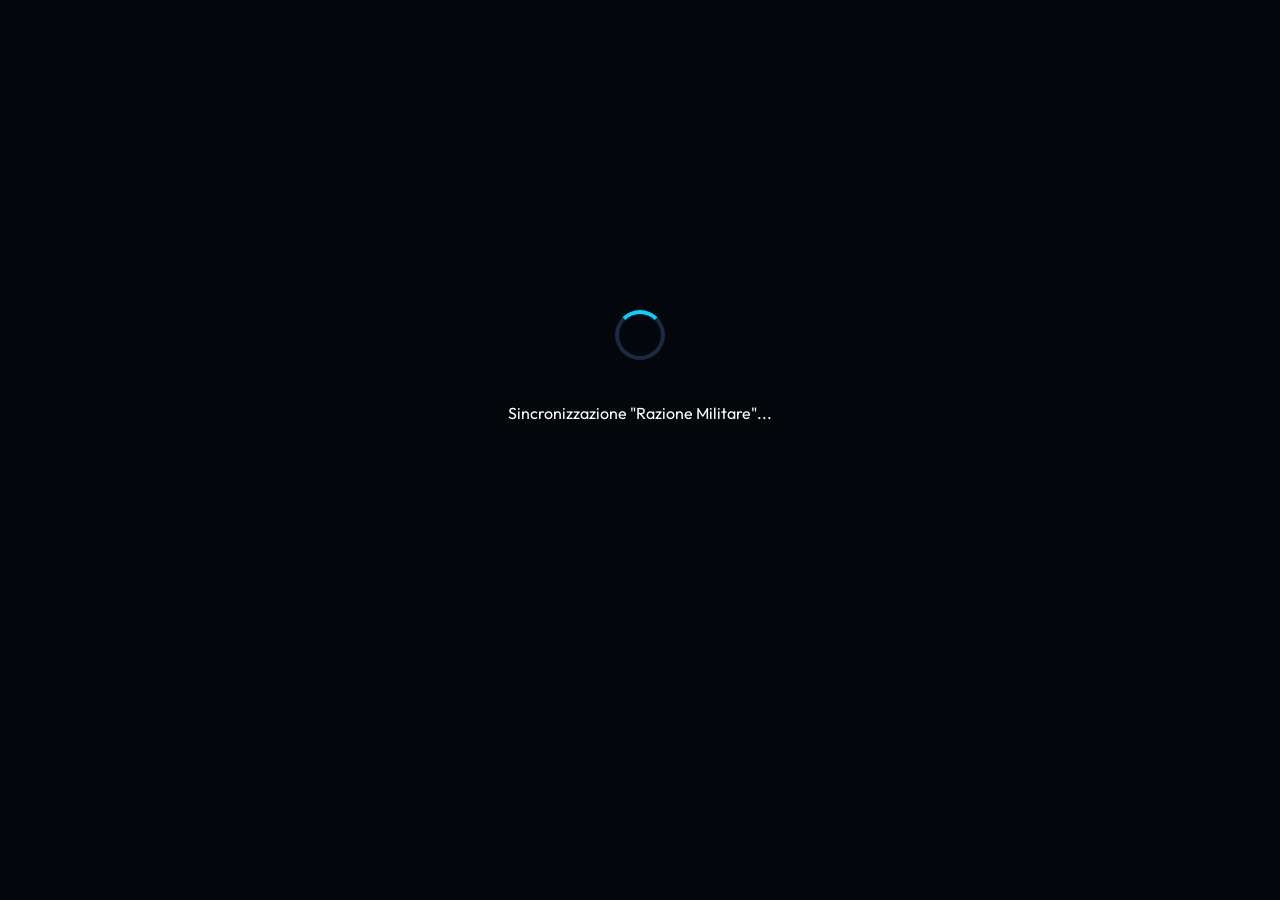
<file: index.html>
<!DOCTYPE html>
<html lang="it">
<head>
    <meta charset="UTF-8">
    <meta name="viewport" content="width=device-width, initial-scale=1.0, maximum-scale=1.0, user-scalable=no">
    <meta name="theme-color" content="#050a10">
    <title>Soccer in a Box - Tactical HUD</title>
    <link href="https://fonts.googleapis.com/css2?family=Outfit:wght@300;400;700;900&display=swap" rel="stylesheet">
    <link rel="stylesheet" href="soccer_css.css">
    <link rel="manifest" href="soccer_manifest.json">
    <link rel="icon" href="data:image/svg+xml,<svg xmlns='http://www.w3.org/2000/svg' viewBox='0 0 100 100'><text y='.9em' font-size='90'>⚽</text></svg>">
</head>
<body>
    <div class="container" id="app">
        <!-- Loader iniziale -->
        <div id="loader" class="loader-container">
            <div class="spinner"></div>
            <p>Sincronizzazione "Razione Militare"...</p>
        </div>

        <!-- Header bloccato (Brand, info base seduta, stato offline) -->
        <header class="header hidden" id="mainHeader">
            <div class="header-top">
                <h1 id="clubBrand">⚽ Soccer in a Box</h1>
                <div class="status-indicator">
                    <span class="offline-dot"></span>
                    <span id="syncStatus">Pronto (Offline)</span>
                </div>
            </div>
            <div class="session-meta">
                <h2 id="sessionTitle">Caricamento seduta...</h2>
                <div class="meta-tags">
                    <span class="tag" id="sessionAge"></span>
                    <span class="tag" id="sessionDuration"></span>
                </div>
            </div>
        </header>

        <!-- Contenuto principale gestito via JS (Fasi della seduta) -->
        <main id="sessionContent" class="hidden">
            <!-- Renderizzato da JS -->
        </main>

        <!-- Modale Valutazione Rapida (Ritorno Orizzontale & Verticale) -->
        <div id="feedbackModal" class="modal hidden">
            <div class="modal-content card border-glow">
                <h2>📊 Rapporto di Fine Seduta</h2>
                <p class="subtitle">La tua "Razione" è terminata. Bastano 30 secondi per sincronizzare il quartier generale.</p>
                
                <form id="feedbackForm">
                    <div class="eval-section">
                        <h3>1. Valutazione Esercitazioni</h3>
                        <div class="eval-row">
                            <label>La Fase Centrale ha funzionato?</label>
                            <select id="evalCentralPhase" required>
                                <option value="">Seleziona...</option>
                                <option value="si">Sì, come prevista (100%)</option>
                                <option value="modificata">Sì, ma ho dovuto semplificarla</option>
                                <option value="no">No, troppo complessa per il gruppo</option>
                            </select>
                        </div>
                        <div class="eval-row">
                            <label>Il principio (Transizione) è stato recepito?</label>
                            <div class="rating-simple" data-target="evalPrinciple">
                                <span class="val-btn" data-val="1">1</span>
                                <span class="val-btn" data-val="2">2</span>
                                <span class="val-btn" data-val="3">3</span>
                                <span class="val-btn" data-val="4">4</span>
                                <span class="val-btn" data-val="5">5</span>
                            </div>
                            <input type="hidden" id="evalPrinciple" required>
                        </div>
                    </div>

                    <div class="eval-section" id="targetPlayersSection">
                        <h3>2. Monitoraggio Talent ID</h3>
                        <p class="text-small">Segnala rapidamente performance di giocatori target (es. In prova o sotto osservazione centrale).</p>
                        
                        <div id="extraPlayers">
                            <!-- Lista player iterabile -->
                            <div class="target-player-row">
                                <input type="text" placeholder="Nome Giocatore" class="player-name-input">
                                <select class="player-rating-input">
                                    <option value="">Voto...</option>
                                    <option value="A">A (Eccellente)</option>
                                    <option value="B">B (In Linea)</option>
                                    <option value="C">C (Da Rivedere)</option>
                                </select>
                            </div>
                        </div>
                        <button type="button" class="btn-icon" onclick="soccerApp.addTargetPlayerRow()">+ AGGIUNGI ALTRO GIOCATORE TARGET</button>
                    </div>

                    <div class="modal-actions">
                        <button type="submit" class="btn-primary w-100">📡 INVIA AL QUARTIER GENERALE (SYNC VIRTUAL)</button>
                    </div>
                </form>
            </div>
        </div>
    </div>

    <!-- Scripts -->
    <script src="soccer_app_js.js"></script>
    <script>
        // Registrazione Service Worker
        if ('serviceWorker' in navigator) {
            window.addEventListener('load', () => {
                navigator.serviceWorker.register('soccer_sw.js')
                    .then(() => console.log('SW registered'))
                    .catch(() => console.log('SW registration failed'));
            });
        }
    </script>
</body>
</html>
<!-- build: a8c5e037 -->
</file>
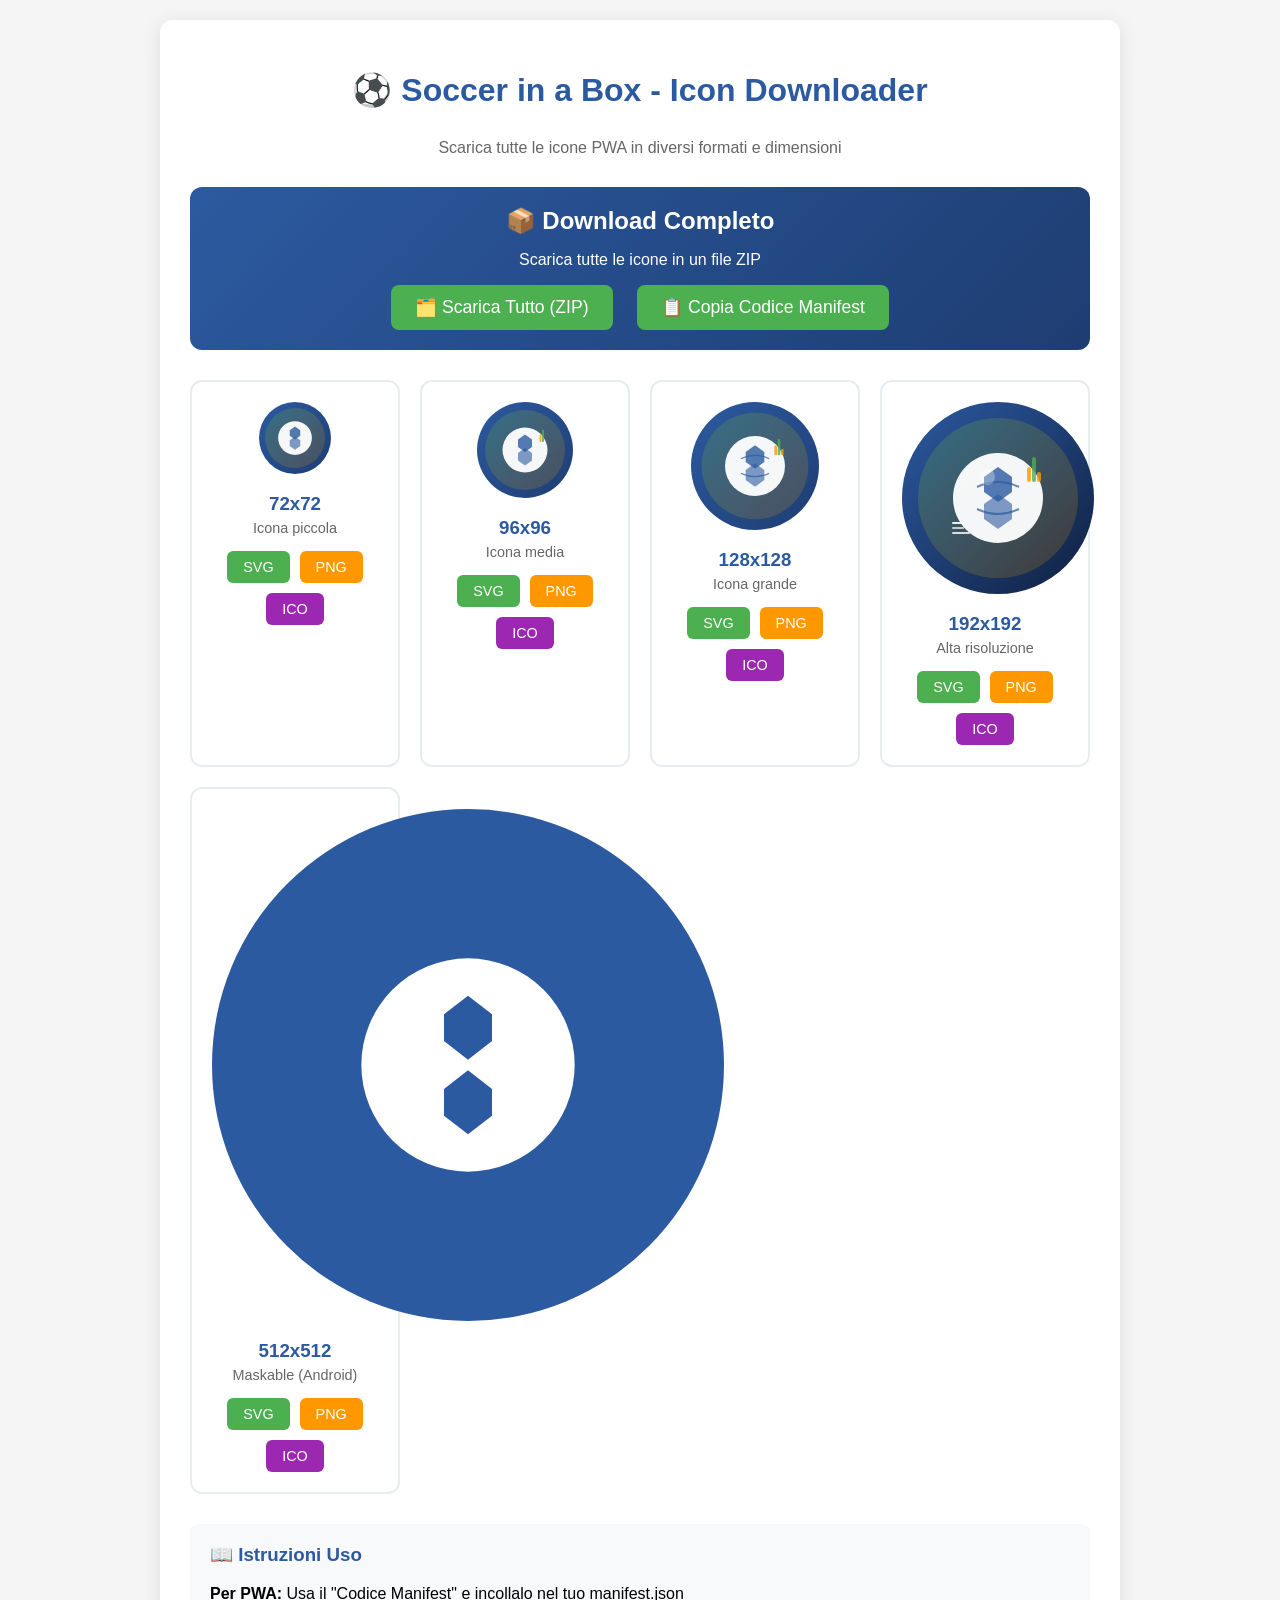
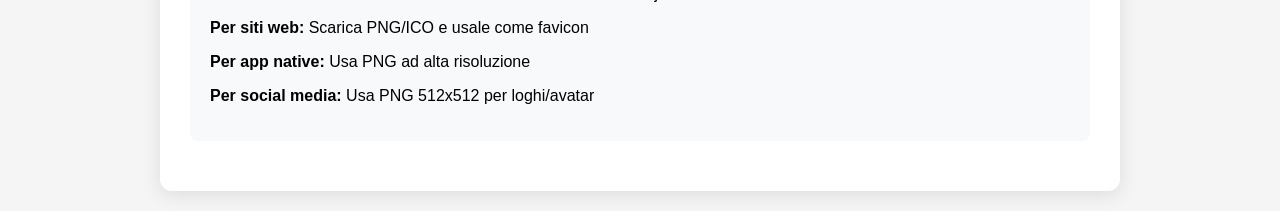
<file: icon-downloader.html>
<!DOCTYPE html>
<html lang="it">
<head>
    <meta charset="UTF-8">
    <meta name="viewport" content="width=device-width, initial-scale=1.0">
    <title>Soccer in a Box - Icon Downloader</title>
    <style>
        body {
            font-family: -apple-system, BlinkMacSystemFont, 'Segoe UI', Roboto, sans-serif;
            background: #f5f5f5;
            padding: 20px;
            margin: 0;
        }
        .container {
            max-width: 900px;
            margin: 0 auto;
            background: white;
            border-radius: 12px;
            padding: 30px;
            box-shadow: 0 4px 20px rgba(0,0,0,0.1);
        }
        h1 {
            text-align: center;
            color: #2c5aa0;
            margin-bottom: 30px;
        }
        .icon-grid {
            display: grid;
            grid-template-columns: repeat(auto-fit, minmax(200px, 1fr));
            gap: 20px;
            margin: 30px 0;
        }
        .icon-card {
            border: 2px solid #e9ecef;
            border-radius: 12px;
            padding: 20px;
            text-align: center;
            transition: all 0.3s ease;
        }
        .icon-card:hover {
            border-color: #2c5aa0;
            box-shadow: 0 4px 12px rgba(44, 90, 160, 0.1);
        }
        .icon-preview {
            margin-bottom: 15px;
        }
        .icon-info {
            margin-bottom: 15px;
        }
        .icon-info h3 {
            margin: 0 0 5px 0;
            color: #2c5aa0;
        }
        .icon-info p {
            margin: 0;
            color: #666;
            font-size: 0.9rem;
        }
        .download-buttons {
            display: flex;
            gap: 10px;
            justify-content: center;
            flex-wrap: wrap;
        }
        .btn {
            padding: 8px 16px;
            border: none;
            border-radius: 6px;
            font-size: 0.9rem;
            cursor: pointer;
            transition: all 0.3s ease;
            text-decoration: none;
            display: inline-block;
        }
        .btn-svg {
            background: #4CAF50;
            color: white;
        }
        .btn-svg:hover {
            background: #45a049;
        }
        .btn-png {
            background: #FF9800;
            color: white;
        }
        .btn-png:hover {
            background: #e68900;
        }
        .btn-ico {
            background: #9C27B0;
            color: white;
        }
        .btn-ico:hover {
            background: #7B1FA2;
        }
        .download-all {
            text-align: center;
            margin: 30px 0;
            padding: 20px;
            background: linear-gradient(135deg, #2c5aa0, #1e3d72);
            border-radius: 12px;
            color: white;
        }
        .download-all h2 {
            margin: 0 0 15px 0;
        }
        .btn-all {
            background: #4CAF50;
            color: white;
            padding: 12px 24px;
            font-size: 1.1rem;
            border-radius: 8px;
            margin: 0 10px;
        }
        .btn-all:hover {
            background: #45a049;
            transform: translateY(-2px);
        }
        .instructions {
            background: #f8f9fa;
            border-radius: 8px;
            padding: 20px;
            margin: 20px 0;
        }
        .instructions h3 {
            color: #2c5aa0;
            margin-top: 0;
        }
        #status {
            margin: 10px 0;
            padding: 10px;
            border-radius: 6px;
            text-align: center;
            display: none;
        }
        .success {
            background: #d4edda;
            color: #155724;
            border: 1px solid #c3e6cb;
        }
        .error {
            background: #f8d7da;
            color: #721c24;
            border: 1px solid #f5c6cb;
        }
    </style>
</head>
<body>
    <div class="container">
        <h1>⚽ Soccer in a Box - Icon Downloader</h1>
        <p style="text-align: center; color: #666;">
            Scarica tutte le icone PWA in diversi formati e dimensioni
        </p>

        <div id="status"></div>

        <div class="download-all">
            <h2>📦 Download Completo</h2>
            <p>Scarica tutte le icone in un file ZIP</p>
            <button class="btn btn-all" onclick="downloadAllIcons()">
                🗂️ Scarica Tutto (ZIP)
            </button>
            <button class="btn btn-all" onclick="generateManifestCode()">
                📋 Copia Codice Manifest
            </button>
        </div>

        <div class="icon-grid" id="iconGrid">
            <!-- Le icone verranno generate dinamicamente -->
        </div>

        <div class="instructions">
            <h3>📖 Istruzioni Uso</h3>
            <p><strong>Per PWA:</strong> Usa il "Codice Manifest" e incollalo nel tuo manifest.json</p>
            <p><strong>Per siti web:</strong> Scarica PNG/ICO e usale come favicon</p>
            <p><strong>Per app native:</strong> Usa PNG ad alta risoluzione</p>
            <p><strong>Per social media:</strong> Usa PNG 512x512 per loghi/avatar</p>
        </div>
    </div>

    <script>
        // Definizione delle icone SVG
        const icons = {
            '72': {
                svg: `<svg width="72" height="72" viewBox="0 0 192 192" fill="none" xmlns="http://www.w3.org/2000/svg">
                    <circle cx="96" cy="96" r="96" fill="url(#grad1)"/>
                    <circle cx="96" cy="96" r="80" fill="url(#grad2)" opacity="0.9"/>
                    <circle cx="96" cy="96" r="45" fill="white" opacity="0.95"/>
                    <polygon points="96,65 110,75 110,90 96,100 82,90 82,75" fill="#2c5aa0" opacity="0.8"/>
                    <polygon points="96,92 110,102 110,117 96,127 82,117 82,102" fill="#2c5aa0" opacity="0.6"/>
                    <defs>
                        <linearGradient id="grad1" x1="0%" y1="0%" x2="100%" y2="100%">
                            <stop offset="0%" style="stop-color:#2c5aa0"/>
                            <stop offset="100%" style="stop-color:#1e3d72"/>
                        </linearGradient>
                        <linearGradient id="grad2" x1="0%" y1="0%" x2="100%" y2="100%">
                            <stop offset="0%" style="stop-color:#4CAF50;stop-opacity:0.3"/>
                            <stop offset="100%" style="stop-color:#FF9800;stop-opacity:0.2"/>
                        </linearGradient>
                    </defs>
                </svg>`,
                name: '72x72',
                desc: 'Icona piccola'
            },
            '96': {
                svg: `<svg width="96" height="96" viewBox="0 0 192 192" fill="none" xmlns="http://www.w3.org/2000/svg">
                    <circle cx="96" cy="96" r="96" fill="url(#grad3)"/>
                    <circle cx="96" cy="96" r="80" fill="url(#grad4)" opacity="0.9"/>
                    <circle cx="96" cy="96" r="45" fill="white" opacity="0.95"/>
                    <polygon points="96,65 110,75 110,90 96,100 82,90 82,75" fill="#2c5aa0" opacity="0.8"/>
                    <polygon points="96,92 110,102 110,117 96,127 82,117 82,102" fill="#2c5aa0" opacity="0.6"/>
                    <rect x="125" y="65" width="4" height="15" fill="#FF9800" opacity="0.8" rx="2"/>
                    <rect x="130" y="55" width="4" height="25" fill="#4CAF50" opacity="0.8" rx="2"/>
                    <defs>
                        <linearGradient id="grad3" x1="0%" y1="0%" x2="100%" y2="100%">
                            <stop offset="0%" style="stop-color:#2c5aa0"/>
                            <stop offset="100%" style="stop-color:#1e3d72"/>
                        </linearGradient>
                        <linearGradient id="grad4" x1="0%" y1="0%" x2="100%" y2="100%">
                            <stop offset="0%" style="stop-color:#4CAF50;stop-opacity:0.3"/>
                            <stop offset="100%" style="stop-color:#FF9800;stop-opacity:0.2"/>
                        </linearGradient>
                    </defs>
                </svg>`,
                name: '96x96',
                desc: 'Icona media'
            },
            '128': {
                svg: `<svg width="128" height="128" viewBox="0 0 192 192" fill="none" xmlns="http://www.w3.org/2000/svg">
                    <circle cx="96" cy="96" r="96" fill="url(#grad5)"/>
                    <circle cx="96" cy="96" r="80" fill="url(#grad6)" opacity="0.9"/>
                    <circle cx="96" cy="96" r="45" fill="white" opacity="0.95"/>
                    <polygon points="96,65 110,75 110,90 96,100 82,90 82,75" fill="#2c5aa0" opacity="0.8"/>
                    <polygon points="96,92 110,102 110,117 96,127 82,117 82,102" fill="#2c5aa0" opacity="0.6"/>
                    <path d="M 75 85 Q 96 75 117 85" stroke="#2c5aa0" stroke-width="2" fill="none" opacity="0.7"/>
                    <path d="M 75 107 Q 96 117 117 107" stroke="#2c5aa0" stroke-width="2" fill="none" opacity="0.7"/>
                    <rect x="125" y="65" width="4" height="15" fill="#FF9800" opacity="0.8" rx="2"/>
                    <rect x="130" y="55" width="4" height="25" fill="#4CAF50" opacity="0.8" rx="2"/>
                    <rect x="135" y="70" width="4" height="10" fill="#FF9800" opacity="0.8" rx="2"/>
                    <defs>
                        <linearGradient id="grad5" x1="0%" y1="0%" x2="100%" y2="100%">
                            <stop offset="0%" style="stop-color:#2c5aa0"/>
                            <stop offset="100%" style="stop-color:#1e3d72"/>
                        </linearGradient>
                        <linearGradient id="grad6" x1="0%" y1="0%" x2="100%" y2="100%">
                            <stop offset="0%" style="stop-color:#4CAF50;stop-opacity:0.3"/>
                            <stop offset="100%" style="stop-color:#FF9800;stop-opacity:0.2"/>
                        </linearGradient>
                    </defs>
                </svg>`,
                name: '128x128',
                desc: 'Icona grande'
            },
            '192': {
                svg: `<svg width="192" height="192" viewBox="0 0 192 192" fill="none" xmlns="http://www.w3.org/2000/svg">
                    <circle cx="96" cy="96" r="96" fill="url(#mainGradient)"/>
                    <circle cx="96" cy="96" r="80" fill="url(#innerGradient)" opacity="0.9"/>
                    <circle cx="96" cy="96" r="45" fill="white" opacity="0.95"/>
                    <polygon points="96,65 110,75 110,90 96,100 82,90 82,75" fill="#2c5aa0" opacity="0.8"/>
                    <polygon points="96,92 110,102 110,117 96,127 82,117 82,102" fill="#2c5aa0" opacity="0.6"/>
                    <path d="M 75 85 Q 96 75 117 85" stroke="#2c5aa0" stroke-width="2" fill="none" opacity="0.7"/>
                    <path d="M 75 107 Q 96 117 117 107" stroke="#2c5aa0" stroke-width="2" fill="none" opacity="0.7"/>
                    <rect x="125" y="65" width="4" height="15" fill="#FF9800" opacity="0.8" rx="2"/>
                    <rect x="130" y="55" width="4" height="25" fill="#4CAF50" opacity="0.8" rx="2"/>
                    <rect x="135" y="70" width="4" height="10" fill="#FF9800" opacity="0.8" rx="2"/>
                    <rect x="50" y="120" width="15" height="2" fill="white" opacity="0.9" rx="1"/>
                    <rect x="50" y="125" width="12" height="2" fill="white" opacity="0.7" rx="1"/>
                    <rect x="50" y="130" width="18" height="2" fill="white" opacity="0.8" rx="1"/>
                    <circle cx="85" cy="75" r="8" fill="white" opacity="0.3"/>
                    <defs>
                        <linearGradient id="mainGradient" x1="0%" y1="0%" x2="100%" y2="100%">
                            <stop offset="0%" style="stop-color:#2c5aa0;stop-opacity:1"/>
                            <stop offset="50%" style="stop-color:#1e3d72;stop-opacity:1"/>
                            <stop offset="100%" style="stop-color:#0f1f3d;stop-opacity:1"/>
                        </linearGradient>
                        <linearGradient id="innerGradient" x1="0%" y1="0%" x2="100%" y2="100%">
                            <stop offset="0%" style="stop-color:#4CAF50;stop-opacity:0.3"/>
                            <stop offset="100%" style="stop-color:#FF9800;stop-opacity:0.2"/>
                        </linearGradient>
                    </defs>
                </svg>`,
                name: '192x192',
                desc: 'Alta risoluzione'
            },
            '512': {
                svg: `<svg width="512" height="512" viewBox="0 0 192 192" fill="none" xmlns="http://www.w3.org/2000/svg">
                    <circle cx="96" cy="96" r="96" fill="#2c5aa0"/>
                    <circle cx="96" cy="96" r="40" fill="white"/>
                    <polygon points="96,70 105,77 105,87 96,94 87,87 87,77" fill="#2c5aa0"/>
                    <polygon points="96,98 105,105 105,115 96,122 87,115 87,105" fill="#2c5aa0"/>
                </svg>`,
                name: '512x512',
                desc: 'Maskable (Android)'
            }
        };

        // Genera la griglia delle icone
        function generateIconGrid() {
            const grid = document.getElementById('iconGrid');
            
            Object.entries(icons).forEach(([size, data]) => {
                const card = document.createElement('div');
                card.className = 'icon-card';
                
                card.innerHTML = `
                    <div class="icon-preview">
                        ${data.svg}
                    </div>
                    <div class="icon-info">
                        <h3>${data.name}</h3>
                        <p>${data.desc}</p>
                    </div>
                    <div class="download-buttons">
                        <button class="btn btn-svg" onclick="downloadSVG('${size}')">SVG</button>
                        <button class="btn btn-png" onclick="downloadPNG('${size}')">PNG</button>
                        <button class="btn btn-ico" onclick="downloadICO('${size}')">ICO</button>
                    </div>
                `;
                
                grid.appendChild(card);
            });
        }

        // Scarica SVG
        function downloadSVG(size) {
            const svgData = icons[size].svg;
            const blob = new Blob([svgData], { type: 'image/svg+xml' });
            const url = URL.createObjectURL(blob);
            const link = document.createElement('a');
            link.href = url;
            link.download = `soccer-in-a-box-${size}x${size}.svg`;
            link.click();
            URL.revokeObjectURL(url);
            showStatus(`✅ Scaricato ${icons[size].name} SVG`, 'success');
        }

        // Scarica PNG
        function downloadPNG(size) {
            const svgData = icons[size].svg;
            const canvas = document.createElement('canvas');
            const dimension = parseInt(size) || 192;
            canvas.width = dimension;
            canvas.height = dimension;
            const ctx = canvas.getContext('2d');
            
            const img = new Image();
            const svgBlob = new Blob([svgData], { type: 'image/svg+xml;charset=utf-8' });
            const url = URL.createObjectURL(svgBlob);
            
            img.onload = function() {
                ctx.drawImage(img, 0, 0, dimension, dimension);
                canvas.toBlob((blob) => {
                    const link = document.createElement('a');
                    link.href = URL.createObjectURL(blob);
                    link.download = `soccer-in-a-box-${size}x${size}.png`;
                    link.click();
                    URL.revokeObjectURL(link.href);
                    showStatus(`✅ Scaricato ${icons[size].name} PNG`, 'success');
                }, 'image/png');
                URL.revokeObjectURL(url);
            };
            
            img.src = url;
        }

        // Scarica ICO (convertito da PNG)
        function downloadICO(size) {
            showStatus('🔄 Conversione ICO in corso...', 'success');
            // Per ICO usiamo PNG con nome .ico (browser compatibility)
            const svgData = icons[size].svg;
            const canvas = document.createElement('canvas');
            const dimension = Math.min(parseInt(size) || 192, 256); // ICO max 256x256
            canvas.width = dimension;
            canvas.height = dimension;
            const ctx = canvas.getContext('2d');
            
            const img = new Image();
            const svgBlob = new Blob([svgData], { type: 'image/svg+xml;charset=utf-8' });
            const url = URL.createObjectURL(svgBlob);
            
            img.onload = function() {
                ctx.drawImage(img, 0, 0, dimension, dimension);
                canvas.toBlob((blob) => {
                    const link = document.createElement('a');
                    link.href = URL.createObjectURL(blob);
                    link.download = `soccer-in-a-box-${dimension}x${dimension}.ico`;
                    link.click();
                    URL.revokeObjectURL(link.href);
                    showStatus(`✅ Scaricato ${icons[size].name} ICO`, 'success');
                }, 'image/png');
                URL.revokeObjectURL(url);
            };
            
            img.src = url;
        }

        // Scarica tutti i file in ZIP
        function downloadAllIcons() {
            showStatus('🔄 Preparazione ZIP in corso...', 'success');
            
            // Nota: Per creare un vero ZIP servirebbe una libreria come JSZip
            // Per ora creiamo un file di testo con istruzioni
            const instructions = `
# ⚽ Soccer in a Box - Icone PWA

## 📦 Contenuto
Questo pacchetto contiene tutte le icone per Soccer in a Box PWA.

## 📁 File Inclusi
- soccer-in-a-box-72x72.svg/png/ico
- soccer-in-a-box-96x96.svg/png/ico  
- soccer-in-a-box-128x128.svg/png/ico
- soccer-in-a-box-192x192.svg/png/ico
- soccer-in-a-box-512x512.svg/png/ico (Maskable)

## 🚀 Come Usare

### Per PWA (Raccomandato)
1. Usa il codice manifest fornito
2. Sostituisci le icone nel manifest.json
3. Carica sul tuo server

### Per Favicon
1. Usa soccer-in-a-box-32x32.ico nel <head>
2. <link rel="icon" href="soccer-in-a-box-32x32.ico">

### Per Social Media
1. Usa soccer-in-a-box-512x512.png
2. Ridimensiona se necessario

## 🎨 Licenza
Libero utilizzo per Soccer in a Box project
Developed by Soccer in a Box Team

## 📞 Supporto
GitHub: https://github.com/mtornani/soccer-in-a-box
`;

            const blob = new Blob([instructions], { type: 'text/plain' });
            const link = document.createElement('a');
            link.href = URL.createObjectURL(blob);
            link.download = 'soccer-in-a-box-icons-instructions.txt';
            link.click();
            URL.revokeObjectURL(link.href);
            
            showStatus('📄 Scaricate istruzioni! Usa i bottoni singoli per scaricare ogni icona.', 'success');
        }

        // Genera codice manifest
        function generateManifestCode() {
            const manifestCode = `{
  "icons": [
    {
      "src": "icons/soccer-in-a-box-72x72.png",
      "sizes": "72x72",
      "type": "image/png",
      "purpose": "any"
    },
    {
      "src": "icons/soccer-in-a-box-96x96.png",
      "sizes": "96x96",
      "type": "image/png",
      "purpose": "any"
    },
    {
      "src": "icons/soccer-in-a-box-128x128.png",
      "sizes": "128x128",
      "type": "image/png",
      "purpose": "any"
    },
    {
      "src": "icons/soccer-in-a-box-192x192.png",
      "sizes": "192x192",
      "type": "image/png",
      "purpose": "any"
    },
    {
      "src": "icons/soccer-in-a-box-512x512.png",
      "sizes": "512x512",
      "type": "image/png",
      "purpose": "any maskable"
    }
  ]
}`;

            // Copia negli appunti
            navigator.clipboard.writeText(manifestCode).then(() => {
                showStatus('📋 Codice manifest copiato negli appunti!', 'success');
            }).catch(() => {
                // Fallback: mostra in un alert
                alert('Codice manifest:\n\n' + manifestCode);
                showStatus('📋 Codice manifest mostrato in popup!', 'success');
            });
        }

        // Mostra status
        function showStatus(message, type) {
            const status = document.getElementById('status');
            status.textContent = message;
            status.className = type;
            status.style.display = 'block';
            
            setTimeout(() => {
                status.style.display = 'none';
            }, 3000);
        }

        // Inizializza
        document.addEventListener('DOMContentLoaded', generateIconGrid);
    </script>
</body>
</html>
</file>
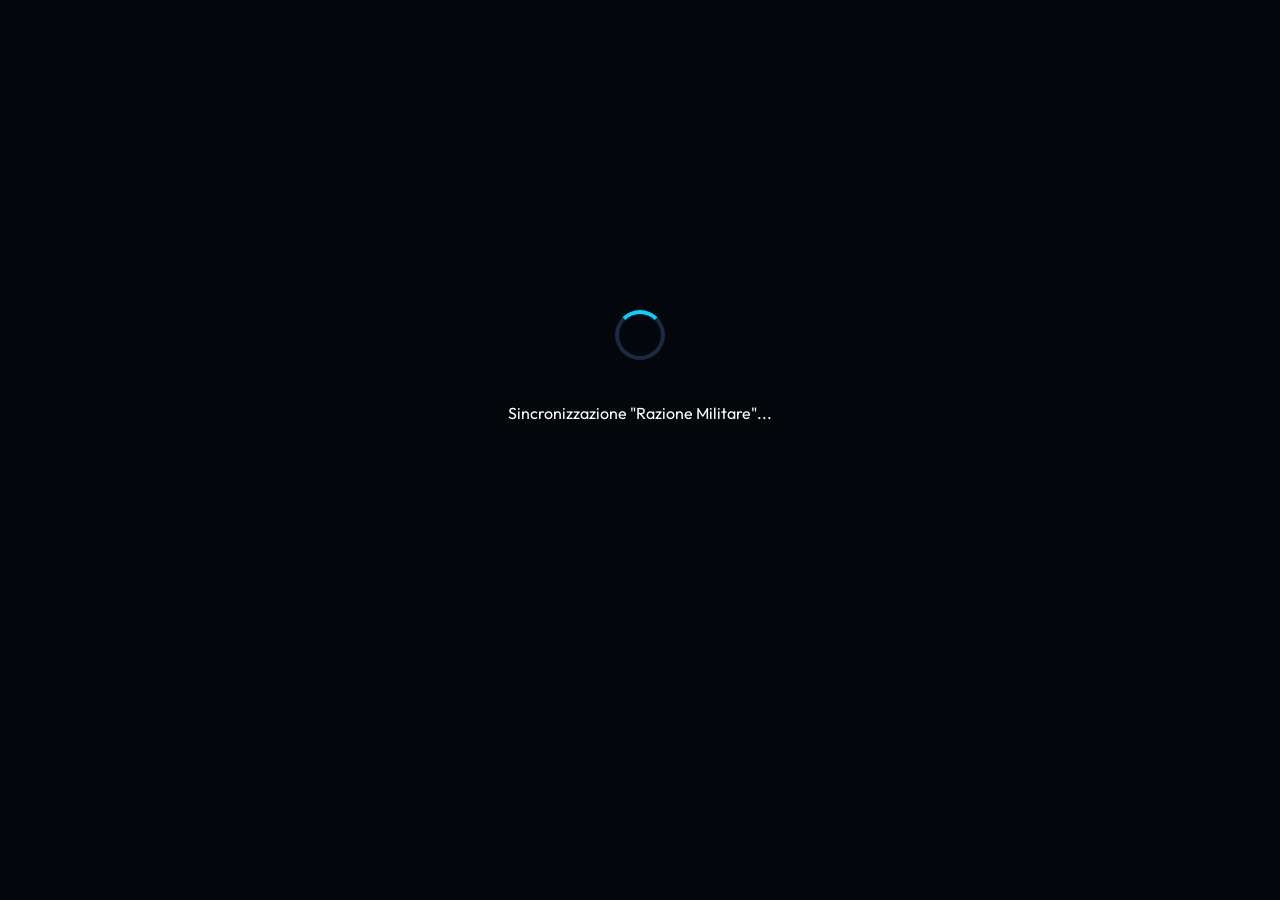
<file: soccer_in_a_box_html.html>
<!DOCTYPE html>
<html lang="it">
<head>
    <meta charset="UTF-8">
    <meta name="viewport" content="width=device-width, initial-scale=1.0, maximum-scale=1.0, user-scalable=no">
    <meta name="theme-color" content="#050a10">
    <title>Soccer in a Box - Tactical HUD</title>
    <link href="https://fonts.googleapis.com/css2?family=Outfit:wght@300;400;700;900&display=swap" rel="stylesheet">
    <link rel="stylesheet" href="soccer_css.css">
    <link rel="manifest" href="soccer_manifest.json">
    <link rel="icon" href="data:image/svg+xml,<svg xmlns='http://www.w3.org/2000/svg' viewBox='0 0 100 100'><text y='.9em' font-size='90'>⚽</text></svg>">
</head>
<body>
    <div class="container" id="app">
        <!-- Loader iniziale -->
        <div id="loader" class="loader-container">
            <div class="spinner"></div>
            <p>Sincronizzazione "Razione Militare"...</p>
        </div>

        <!-- Header bloccato (Brand, info base seduta, stato offline) -->
        <header class="header hidden" id="mainHeader">
            <div class="header-top">
                <h1 id="clubBrand">⚽ Soccer in a Box</h1>
                <div class="status-indicator">
                    <span class="offline-dot"></span>
                    <span id="syncStatus">Pronto (Offline)</span>
                </div>
            </div>
            <div class="session-meta">
                <h2 id="sessionTitle">Caricamento seduta...</h2>
                <div class="meta-tags">
                    <span class="tag" id="sessionAge"></span>
                    <span class="tag" id="sessionDuration"></span>
                </div>
            </div>
        </header>

        <!-- Contenuto principale gestito via JS (Fasi della seduta) -->
        <main id="sessionContent" class="hidden">
            <!-- Renderizzato da JS -->
        </main>

        <!-- Modale Valutazione Rapida (Ritorno Orizzontale & Verticale) -->
        <div id="feedbackModal" class="modal hidden">
            <div class="modal-content card border-glow">
                <h2>📊 Rapporto di Fine Seduta</h2>
                <p class="subtitle">La tua "Razione" è terminata. Bastano 30 secondi per sincronizzare il quartier generale.</p>
                
                <form id="feedbackForm">
                    <div class="eval-section">
                        <h3>1. Valutazione Esercitazioni</h3>
                        <div class="eval-row">
                            <label>La Fase Centrale ha funzionato?</label>
                            <select id="evalCentralPhase" required>
                                <option value="">Seleziona...</option>
                                <option value="si">Sì, come prevista (100%)</option>
                                <option value="modificata">Sì, ma ho dovuto semplificarla</option>
                                <option value="no">No, troppo complessa per il gruppo</option>
                            </select>
                        </div>
                        <div class="eval-row">
                            <label>Il principio (Transizione) è stato recepito?</label>
                            <div class="rating-simple" data-target="evalPrinciple">
                                <span class="val-btn" data-val="1">1</span>
                                <span class="val-btn" data-val="2">2</span>
                                <span class="val-btn" data-val="3">3</span>
                                <span class="val-btn" data-val="4">4</span>
                                <span class="val-btn" data-val="5">5</span>
                            </div>
                            <input type="hidden" id="evalPrinciple" required>
                        </div>
                    </div>

                    <div class="eval-section" id="targetPlayersSection">
                        <h3>2. Monitoraggio Talent ID</h3>
                        <p class="text-small">Segnala rapidamente performance di giocatori target (es. In prova o sotto osservazione centrale).</p>
                        
                        <div id="extraPlayers">
                            <!-- Lista player iterabile -->
                            <div class="target-player-row">
                                <input type="text" placeholder="Nome Giocatore" class="player-name-input">
                                <select class="player-rating-input">
                                    <option value="">Voto...</option>
                                    <option value="A">A (Eccellente)</option>
                                    <option value="B">B (In Linea)</option>
                                    <option value="C">C (Da Rivedere)</option>
                                </select>
                            </div>
                        </div>
                        <button type="button" class="btn-icon" onclick="soccerApp.addTargetPlayerRow()">+ AGGIUNGI ALTRO GIOCATORE TARGET</button>
                    </div>

                    <div class="modal-actions">
                        <button type="submit" class="btn-primary w-100">📡 INVIA AL QUARTIER GENERALE (SYNC VIRTUAL)</button>
                    </div>
                </form>
            </div>
        </div>
    </div>

    <!-- Scripts -->
    <script src="soccer_app_js.js"></script>
    <script>
        // Registrazione Service Worker
        if ('serviceWorker' in navigator) {
            window.addEventListener('load', () => {
                navigator.serviceWorker.register('soccer_sw.js')
                    .then(() => console.log('SW registered'))
                    .catch(() => console.log('SW registration failed'));
            });
        }
    </script>
</body>
</html>
</file>
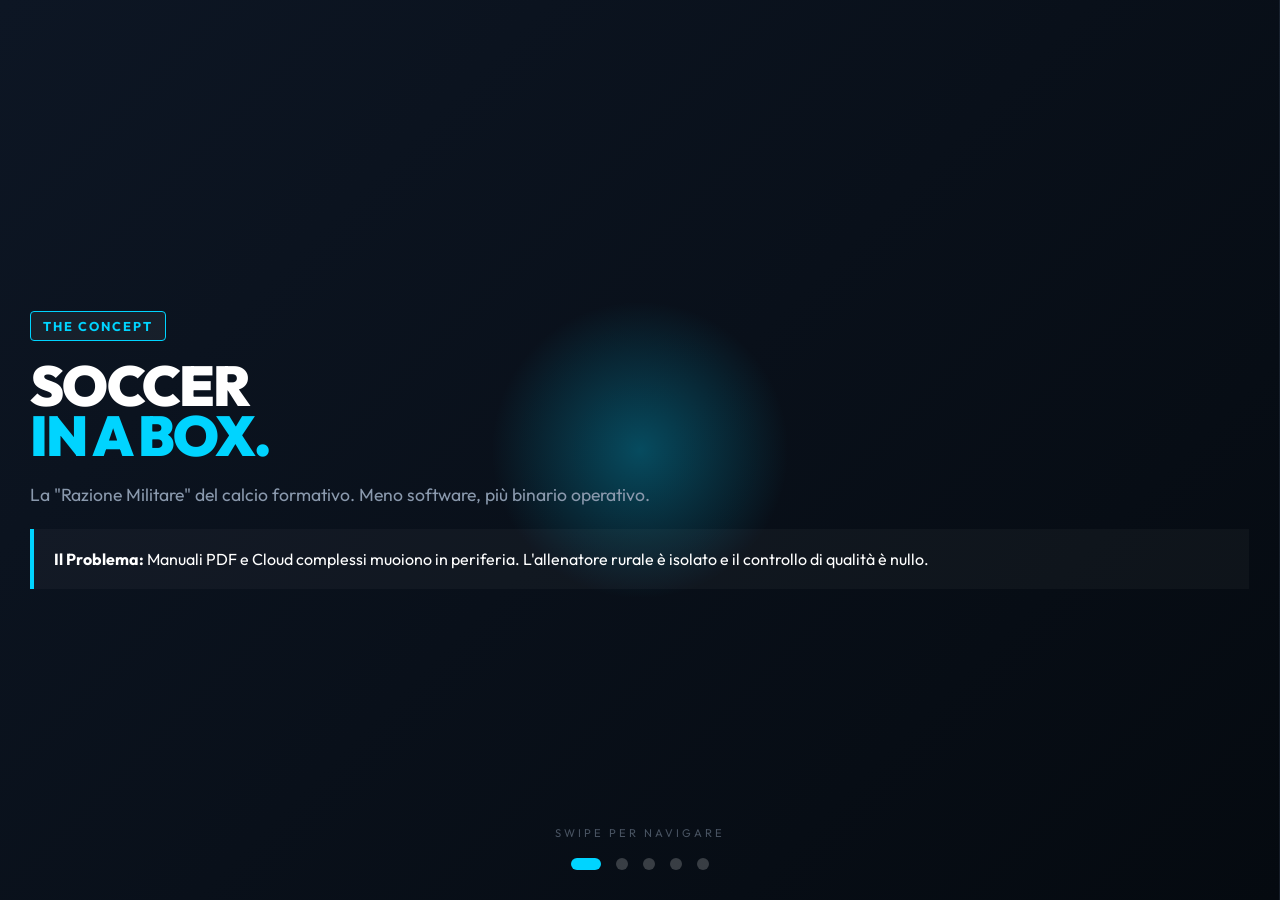
<file: soccer_pitch_mobile.html>
<!DOCTYPE html>
<html lang="it">
<head>
    <meta charset="UTF-8">
    <meta name="viewport" content="width=device-width, initial-scale=1.0, maximum-scale=1.0, user-scalable=no">
    <title>Soccer in a Box - Pitch</title>
    <link href="https://fonts.googleapis.com/css2?family=Outfit:wght@300;400;700;900&display=swap" rel="stylesheet">
    <style>
        :root {
            --bg: #050a10;
            --accent: #00d4ff;
            --accent-glow: rgba(0, 212, 255, 0.3);
            --text: #ffffff;
            --text-muted: #8a99ad;
            --panel: #0d1624;
            --grad: linear-gradient(135deg, #0d1624 0%, #050a10 100%);
        }

        * { box-sizing: border-box; -webkit-tap-highlight-color: transparent; }
        
        body, html {
            margin: 0;
            padding: 0;
            width: 100%;
            height: 100%;
            overflow: hidden;
            font-family: 'Outfit', sans-serif;
            background-color: var(--bg);
            color: var(--text);
        }

        .slider {
            display: flex;
            width: 500%;
            height: 100%;
            transition: transform 0.6s cubic-bezier(0.85, 0, 0.15, 1);
        }

        section {
            width: 20%;
            height: 100%;
            padding: 40px 30px;
            display: flex;
            flex-direction: column;
            justify-content: center;
            position: relative;
            background: var(--grad);
            border-right: 1px solid rgba(255,255,255,0.05);
        }

        /* Ambient Glows */
        section::after {
            content: '';
            position: absolute;
            top: 50%;
            left: 50%;
            width: 300px;
            height: 300px;
            background: radial-gradient(circle, var(--accent-glow) 0%, transparent 70%);
            transform: translate(-50%, -50%);
            z-index: 0;
            pointer-events: none;
        }

        .content {
            position: relative;
            z-index: 10;
        }

        h1 { font-size: 3.5rem; font-weight: 900; line-height: 0.9; margin: 0 0 20px 0; letter-spacing: -2px; }
        h1 span { color: var(--accent); display: block; }
        
        h2 { font-size: 1.8rem; font-weight: 700; margin: 0 0 15px 0; color: var(--accent); }
        
        p { font-size: 1.1rem; line-height: 1.6; color: var(--text-muted); margin: 0 0 20px 0; }
        
        .box-badge {
            display: inline-block;
            padding: 6px 12px;
            background: rgba(255,255,255,0.05);
            border: 1px solid var(--accent);
            color: var(--accent);
            font-size: 0.8rem;
            font-weight: 700;
            text-transform: uppercase;
            letter-spacing: 2px;
            border-radius: 4px;
            margin-bottom: 20px;
        }

        .feature-list { list-style: none; padding: 0; margin: 20px 0; }
        .feature-list li { margin-bottom: 15px; display: flex; align-items: flex-start; gap: 10px; font-weight: 500; }
        .feature-list li::before { content: '→'; color: var(--accent); font-weight: 900; }

        .client-card {
            background: rgba(255,255,255,0.03);
            border-left: 4px solid var(--accent);
            padding: 20px;
            margin-top: 20px;
        }

        /* Controls */
        .controls {
            position: fixed;
            bottom: 30px;
            left: 0;
            width: 100%;
            display: flex;
            justify-content: center;
            gap: 15px;
            z-index: 100;
        }

        .dot {
            width: 12px;
            height: 12px;
            border-radius: 50%;
            background: rgba(255,255,255,0.2);
            transition: all 0.3s;
        }
        .dot.active { background: var(--accent); width: 30px; border-radius: 10px; }

        .swipe-hint {
            position: fixed;
            bottom: 60px;
            width: 100%;
            text-align: center;
            font-size: 0.7rem;
            color: var(--text-muted);
            letter-spacing: 3px;
            text-transform: uppercase;
            opacity: 0.5;
            animation: bounce 2s infinite;
        }

        @keyframes bounce { 0%, 100% { transform: translateY(0); } 50% { transform: translateY(-5px); } }

        @keyframes fadeIn { from { opacity: 0; transform: translateY(20px); } to { opacity: 1; transform: translateY(0); } }
        .content { animation: fadeIn 0.8s ease-out; }

    </style>
</head>
<body>

    <div class="slider" id="slider">
        <!-- SLIDE 1: VISION -->
        <section>
            <div class="content">
                <div class="box-badge">The Concept</div>
                <h1>SOCCER <span>IN A BOX.</span></h1>
                <p>La "Razione Militare" del calcio formativo. Meno software, più binario operativo.</p>
                <div class="client-card">
                  <strong>Il Problema:</strong> Manuali PDF e Cloud complessi muoiono in periferia. L'allenatore rurale è isolato e il controllo di qualità è nullo.
                </div>
            </div>
        </section>

        <!-- SLIDE 2: THE TOOL -->
        <section>
            <div class="content">
                <h2>L'Arma <span>Segreta.</span></h2>
                <p>Una PWA (Progressive Web App) ultra-leggera che trasforma un tablet economico in un HUD tattico operativo.</p>
                <ul class="feature-list">
                    <li><strong>Offline-First:</strong> Zero consumo dati al campo.</li>
                    <li><strong>Locked Method:</strong> Il coach non inventa, esegue il tuo "Binario".</li>
                    <li><strong>High-Contrast:</strong> Leggibile sotto la polvere e il sole.</li>
                </ul>
            </div>
        </section>

        <!-- SLIDE 3: PAYOFF -->
        <section>
            <div class="content">
                <h2>Il Ciclo del <span>Ritorno.</span></h2>
                <p>Niente più report prolissi. Solo l'essenziale per il quartier generale in Europa.</p>
                <ul class="feature-list">
                    <li>3 Domande rapide (30 secondi).</li>
                    <li>Sync automatico via Webhook.</li>
                    <li>Monitoraggio globale a costo ZERO.</li>
                </ul>
                <div class="client-card">
                  <strong>Scalabilità:</strong> Da 1 a 100 Accademie satelliti domattina, con lo stesso controllo tecnico.
                </div>
            </div>
        </section>

        <!-- SLIDE 4: TARGET -->
        <section>
            <div class="content">
                <h2>Clienti <span>Ideali.</span></h2>
                <div class="client-card" style="margin-bottom: 10px;">
                  <strong>Academy Elite (Juve, Inter, etc):</strong> Per standardizzare poli a 10.000km di distanza.
                </div>
                <div class="client-card" style="margin-bottom: 10px;">
                  <strong>Federazioni & FIFA:</strong> Per distribuire programmi tecnici in aree con scarsa connettività (Africa, Sudamerica).
                </div>
                <div class="client-card">
                  <strong>Club Rurali:</strong> Il toolkit professionale che non richiede infrastruttura.
                </div>
            </div>
        </section>

        <!-- SLIDE 5: WHY NOW? -->
        <section>
            <div class="content">
                <h1>LET'S <span>BATTLE.</span></h1>
                <p>Democratizzare l'analisi calcistica significa abbattere le barriere tecniche.</p>
                <ul class="feature-list">
                    <li>Margine operativo: 90%.</li>
                    <li>Costo infrastruttura: 0€.</li>
                    <li>Time-to-market: 10 giorni.</li>
                </ul>
                <p style="color: var(--accent); font-weight: 700;">Pronto per il deploy?</p>
            </div>
        </section>
    </div>

    <div class="swipe-hint">Swipe per navigare</div>

    <div class="controls">
        <div class="dot active"></div>
        <div class="dot"></div>
        <div class="dot"></div>
        <div class="dot"></div>
        <div class="dot"></div>
    </div>

    <script>
        const slider = document.getElementById('slider');
        const dots = document.querySelectorAll('.dot');
        let currentIdx = 0;
        let startX = 0;

        function updateSlider() {
            slider.style.transform = `translateX(-${currentIdx * 20}%)`;
            dots.forEach((dot, i) => dot.classList.toggle('active', i === currentIdx));
        }

        window.addEventListener('touchstart', e => startX = e.touches[0].clientX);
        window.addEventListener('touchend', e => {
            const endX = e.changedTouches[0].clientX;
            const diff = startX - endX;
            if (Math.abs(diff) > 50) {
                if (diff > 0 && currentIdx < 4) currentIdx++;
                else if (diff < 0 && currentIdx > 0) currentIdx--;
                updateSlider();
            }
        });

        // Clickable dots
        dots.forEach((dot, i) => {
            dot.addEventListener('click', () => {
                currentIdx = i;
                updateSlider();
            });
        });
    </script>
</body>
</html>
</file>
<file: soccer_css.css>
/* Soccer in a Box - HUD "Razione Militare" - Pro-Ergonomics Version */
:root {
    --hud-bg: #03070b;
    --hud-panel: #0d1624;
    --hud-border: #1a2a40;
    --neon-blue: #00d4ff;
    --neon-green: #00ff66;
    --neon-amber: #ffaa00;
    --text-main: #ffffff;
    --text-muted: #8a99ad;
    --border-radius: 8px;
    --spacing-lg: 24px;
    --spacing-md: 16px;
    --touch-min: 48px; /* Material Design standard for touch targets */
}

* { box-sizing: border-box; }

body {
    font-family: 'Outfit', sans-serif;
    background-color: var(--hud-bg);
    color: var(--text-main);
    margin: 0;
    line-height: 1.5;
    padding-bottom: 80px;
    -webkit-font-smoothing: antialiased;
}

.container {
    max-width: 600px;
    margin: 0 auto;
    padding: 15px;
}

/* Loader */
.loader-container {
    height: 80vh;
    display: flex;
    flex-direction: column;
    justify-content: center;
    align-items: center;
    text-align: center;
}

.spinner {
    width: 50px;
    height: 50px;
    border: 4px solid var(--hud-border);
    border-top: 4px solid var(--neon-blue);
    border-radius: 50%;
    animation: spin 1s linear infinite;
    margin-bottom: 25px;
}

@keyframes spin { 0% { transform: rotate(0deg); } 100% { transform: rotate(360deg); } }

/* Header - De-cluttered & Clear */
.header {
    background: var(--hud-panel);
    border: 1px solid var(--hud-border);
    border-top: 4px solid var(--neon-blue);
    padding: var(--spacing-lg);
    margin-bottom: 20px;
    border-radius: var(--border-radius);
}

.header-top { display: flex; justify-content: space-between; align-items: center; margin-bottom: 15px; }
.header h1 { font-size: 1.2rem; margin: 0; letter-spacing: 1px; color: var(--neon-blue); font-weight: 700; }

.session-meta h2 { font-size: 1.4rem; margin: 0 0 12px 0; color: #fff; line-height: 1.2; }
.meta-tags { display: flex; gap: 10px; }
.tag { font-size: 0.8rem; background: rgba(0, 212, 255, 0.1); padding: 4px 12px; border: 1px solid var(--neon-blue); color: var(--neon-blue); font-weight: 600; border-radius: 4px; }

/* Status */
.status-indicator { display: flex; align-items: center; gap: 8px; font-size: 0.8rem; color: var(--neon-green); font-weight: 600; }
.offline-dot { width: 8px; height: 8px; background: var(--neon-green); border-radius: 50%; animation: pulse 2s infinite; }

@keyframes pulse { 0%, 100% { opacity: 1; } 50% { opacity: 0.4; } }

/* Phase Cards - Improved Spacing */
.phase-card {
    background: var(--hud-panel);
    border: 1px solid var(--hud-border);
    padding: var(--spacing-lg);
    margin-bottom: 20px;
    position: relative;
    border-radius: var(--border-radius);
    box-shadow: 0 4px 15px rgba(0,0,0,0.3);
}

.phase-header { display: flex; align-items: center; gap: 15px; border-bottom: 1px solid var(--hud-border); padding-bottom: 15px; margin-bottom: 20px; }
.phase-num { background: var(--neon-blue); color: #000; font-weight: 900; padding: 4px 12px; font-size: 1rem; border-radius: 4px; }
.phase-header h3 { font-size: 1.1rem; margin: 0; flex-grow: 1; font-weight: 700; }
.phase-duration { color: var(--neon-amber); font-weight: 900; font-size: 1rem; background: rgba(255, 170, 0, 0.1); padding: 2px 8px; border-radius: 4px; }

.diagram-placeholder {
    background: #000;
    border: 1px solid var(--hud-border);
    padding: 30px 20px;
    text-align: center;
    margin-bottom: 20px;
    font-size: 0.9rem;
    border-radius: var(--border-radius);
}

.diagram-label { color: var(--text-muted); font-size: 0.7rem; margin-bottom: 12px; letter-spacing: 3px; font-weight: 700; text-transform: uppercase; }

.coaching-points h4 { font-size: 0.9rem; color: var(--neon-blue); margin-bottom: 12px; letter-spacing: 1px; font-weight: 700; }
.coaching-points ul { margin: 0; padding-left: 20px; font-size: 1.05rem; color: var(--text-main); }
.coaching-points li { margin-bottom: 10px; }

.variants { margin-top: 20px; padding-top: 15px; border-top: 1px solid var(--hud-border); }
.variant { margin-bottom: 8px; font-size: 0.95rem; display: flex; align-items: center; gap: 10px; font-weight: 500; }
.variant span { font-weight: 900; font-size: 1.2rem; }
.variant.easier { color: var(--neon-green); }
.variant.harder { color: var(--neon-amber); }

/* Feedback Modal - Refactored for Clutter */
.modal { position: fixed; top: 0; left: 0; width: 100%; height: 100%; background: rgba(0,0,0,0.95); z-index: 1000; display: flex; justify-content: center; align-items: flex-start; overflow-y: auto; padding: 0; }
.modal-content { width: 100%; max-width: 600px; min-height: 100%; background: var(--hud-bg); box-shadow: none; border: none; border-radius: 0; padding: 30px 20px; }

.modal h2 { font-size: 1.5rem; margin-top: 0; color: var(--neon-blue); font-weight: 900; }
.subtitle { font-size: 1rem; color: var(--text-muted); margin-bottom: 30px; }

.eval-section { margin-bottom: 40px; }
.eval-section h3 { font-size: 1rem; color: #fff; margin-bottom: 20px; border-left: 4px solid var(--neon-blue); padding-left: 12px; text-transform: uppercase; letter-spacing: 1px; }

.eval-row { margin-bottom: 30px; }
.eval-row label { display: block; font-size: 1.1rem; margin-bottom: 15px; color: var(--text-main); font-weight: 500; }

/* Ergonomic Inputs */
select {
    width: 100%;
    height: var(--touch-min);
    background: var(--hud-panel);
    border: 2px solid var(--hud-border);
    color: #fff;
    padding: 0 15px;
    font-family: inherit;
    font-size: 1.1rem;
    border-radius: var(--border-radius);
    appearance: none;
    background-image: url("data:image/svg+xml,%3Csvg xmlns='http://www.w3.org/2000/svg' width='24' height='24' viewBox='0 0 24 24' fill='none' stroke='%2300d4ff' stroke-width='2' stroke-linecap='round' stroke-linejoin='round'%3E%3Cpolyline points='6 9 12 15 18 9'%3E%3C/polyline%3E%3C/svg%3E");
    background-repeat: no-repeat;
    background-position: right 10px center;
}

input { height: var(--touch-min); background: var(--hud-panel); border: 2px solid var(--hud-border); color: #fff; padding: 0 15px; font-family: inherit; font-size: 1.1rem; border-radius: var(--border-radius); }

/* Rating Simple - Fat Finger Friendly */
.rating-simple { display: flex; gap: 8px; }
.val-btn { flex: 1; height: 60px; display: flex; align-items: center; justify-content: center; border: 2px solid var(--hud-border); border-radius: var(--border-radius); font-size: 1.2rem; font-weight: 900; color: var(--text-muted); cursor: pointer; transition: 0.2s; background: var(--hud-panel); }
.val-btn.active { background: var(--neon-blue); color: #000; border-color: var(--neon-blue); transform: scale(1.05); }

/* Target Players - Vertically Chunked */
.target-player-row { display: flex; flex-direction: column; gap: 10px; margin-bottom: 20px; padding: 15px; background: rgba(255,255,255,0.03); border-radius: var(--border-radius); border: 1px solid var(--hud-border); }
.target-player-row .player-name-input { width: 100%; }
.target-player-row .player-rating-input { width: 100%; }

/* Buttons */
.btn-primary { 
    background: var(--neon-blue); 
    color: #000; 
    border: none; 
    padding: 20px; 
    font-family: inherit; 
    font-weight: 900; 
    cursor: pointer; 
    text-transform: uppercase; 
    letter-spacing: 2px; 
    font-size: 1.1rem; 
    border-radius: var(--border-radius);
    box-shadow: 0 4px 15px var(--accent-glow);
}
.btn-primary:active { transform: scale(0.96); opacity: 0.9; }
.btn-primary:disabled { background: var(--hud-border); color: var(--text-muted); cursor: not-allowed; box-shadow: none; }

.btn-icon { height: var(--touch-min); width: 100%; margin-top: 10px; background: var(--hud-panel); border: 2px dashed var(--neon-blue); color: var(--neon-blue); font-weight: bold; font-size: 1.1rem; cursor: pointer; border-radius: var(--border-radius); }

.w-100 { width: 100%; }
.hidden { display: none !important; }
.text-small { font-size: 0.9rem; color: var(--text-muted); margin-bottom: 20px; line-height: 1.4; }
.finish-container { padding: 20px 0 40px 0; }
</file>
